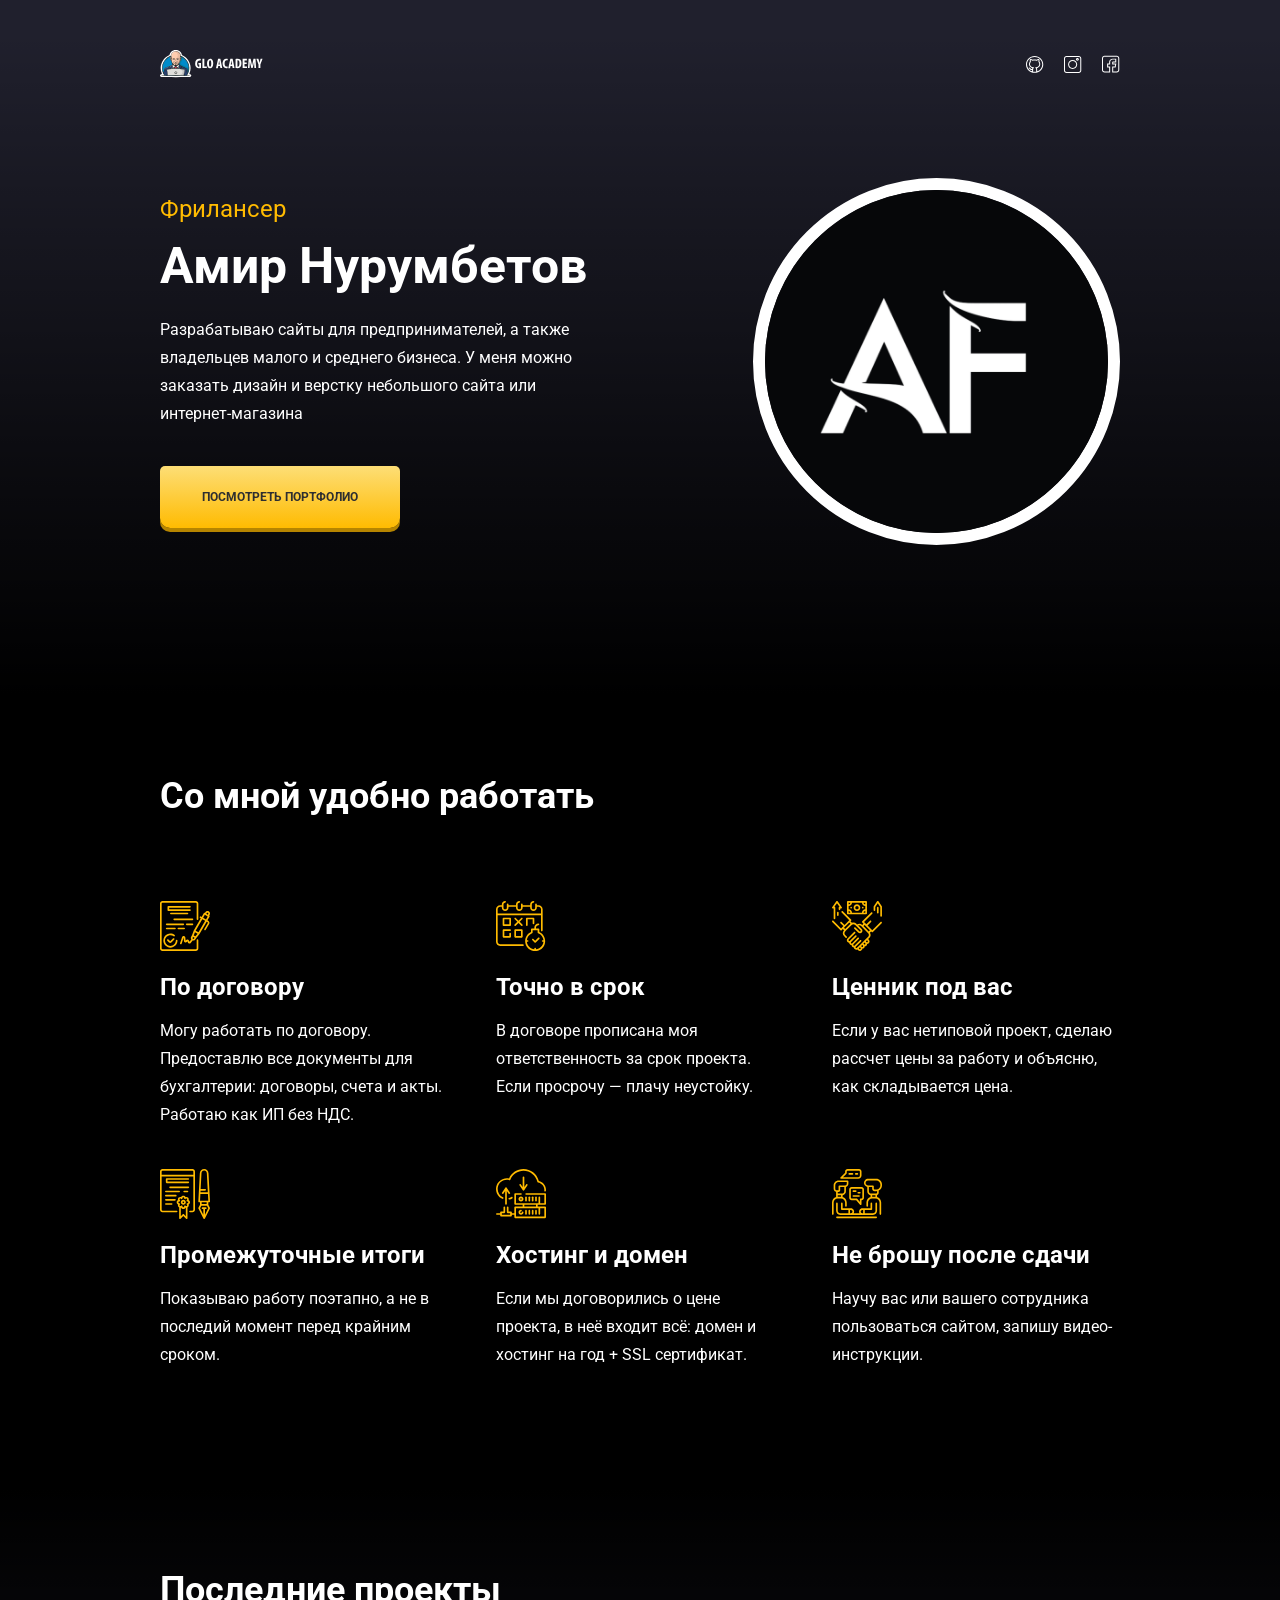
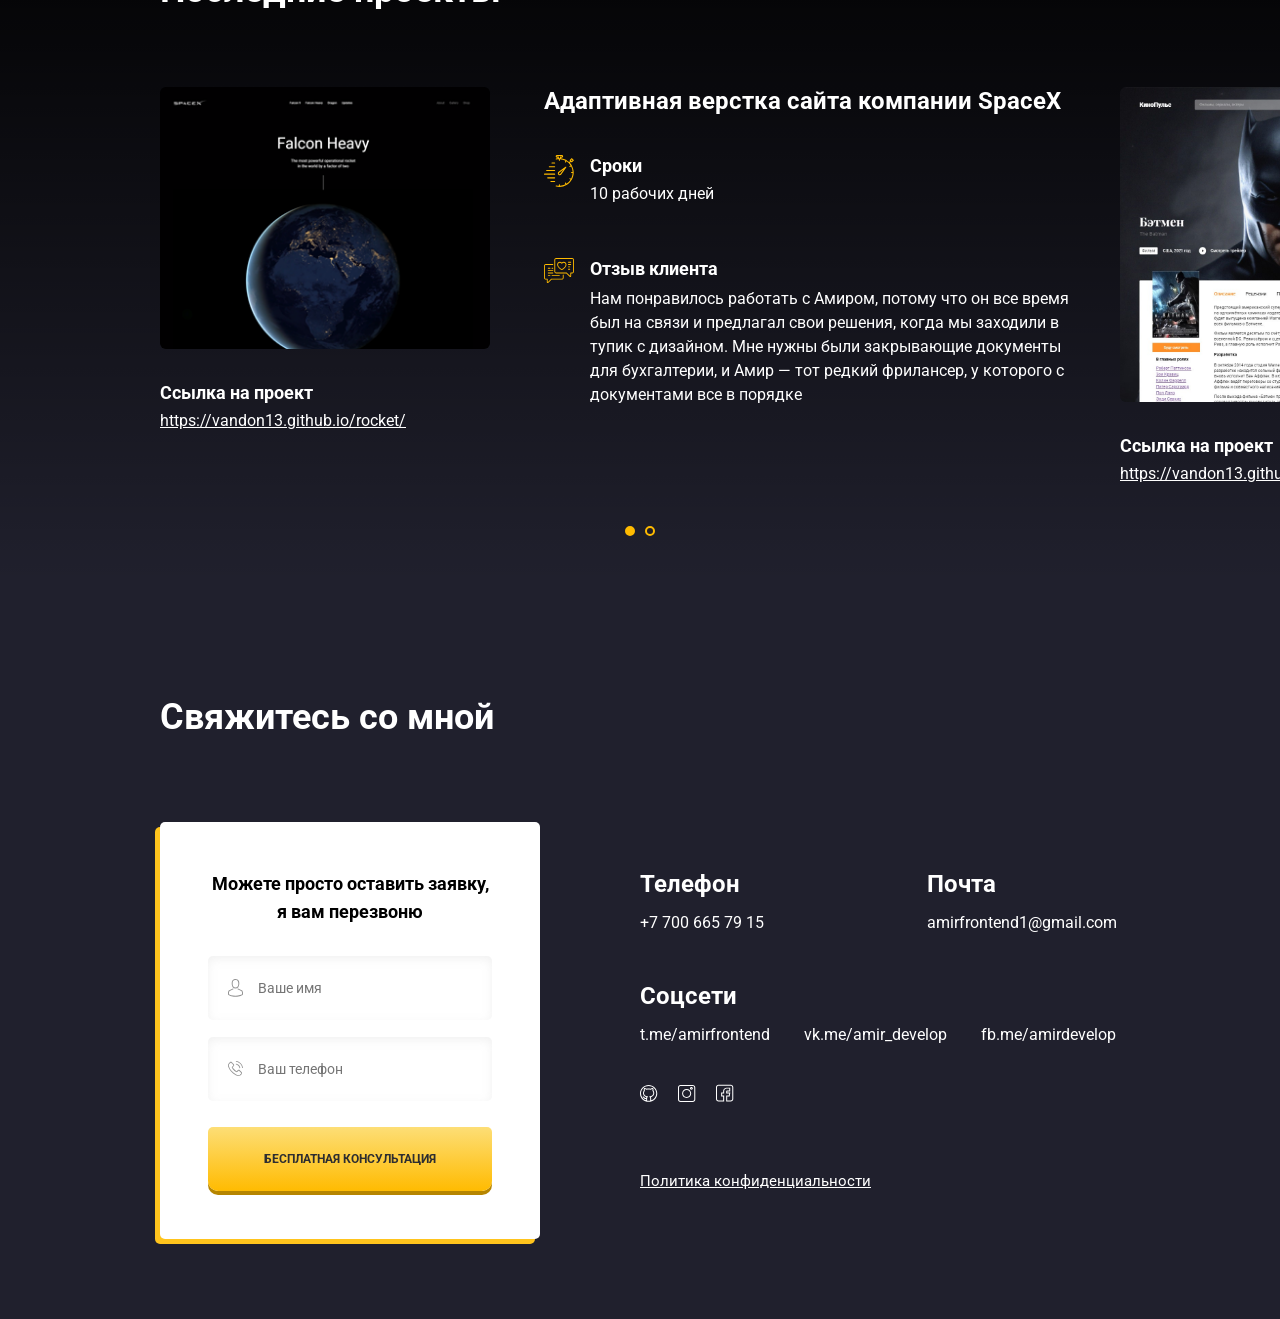
<file: dist/index.html>
<!DOCTYPE html>
<html lang="ru">
  <head>
    <meta charset="UTF-8" />
    <meta name="viewport" content="width=device-width, initial-scale=1.0" />
    <link
      href="https://fonts.googleapis.com/css2?family=Roboto:wght@400;700&display=swap"
      rel="stylesheet"
    />
    <link
      rel="stylesheet"
      href="https://unpkg.com/swiper/swiper-bundle.min.css"
    />
    <link rel="stylesheet" href="css/animate.min.css" />
    <link rel="stylesheet" href="css/normalize.css" />
    <link rel="stylesheet" href="css/style.css" />
    <link rel="shortcut icon" href="img/favicon.ico" type="image/x-icon" />
    <title>Амир Нурумбетов - фрилансер, веб-разработчик</title>
  </head>
  <body>
    <header class="hero">
      <div class="container">
        <div class="hero__brand">
          <a href="#" class="hero__logo">
            <img src="img/hero/logo.svg" alt="Glo Academy" />
          </a>
          <div class="hero__social">
            <ul class="hero__list">
              <li class="hero__item">
                <a href="https://github.com/Vandon13" class="hero__link">
                  <img src="img/hero/github.svg" alt="GitHub"
                /></a>
              </li>
              <li class="hero__item">
                <a
                  href="https://www.instagram.com/vandon_13/"
                  class="hero__link"
                >
                  <img src="img/hero/instagram.svg" alt="Instagram"
                /></a>
              </li>
              <li class="hero__item">
                <a href="https://www.facebook.com/vandon13" class="hero__link">
                  <img src="img/hero/facebook.svg" alt="Facebook"
                /></a>
              </li>
            </ul>
          </div>
          <!-- /.hero__social -->
        </div>
        <!-- /.hero__brand -->
        <div class="hero-content">
          <div class="hero__text">
            <span
              class="hero__subtitle animate__animated animate__fadeInLeftBig"
              >Фрилансер</span
            >
            <h1 class="hero__title animate__animated animate__fadeInLeftBig">
              Амир Нурумбетов
            </h1>
            <p
              class="hero__descr animate__animated animate__fadeInLeftBig animate__delay-1s"
            >
              Разрабатываю сайты для предпринимателей, а также владельцев малого
              и среднего бизнеса. У меня можно заказать дизайн и верстку
              небольшого сайта или интернет-магазина
            </p>
            <button
              class="hero__button button animate__animated animate__fadeInUp animate__delay-1s"
            >
              Посмотреть портфолио
            </button>
          </div>
          <!-- /.hero__text -->
          <div
            class="hero__avatar animate__animated animate__zoomIn animate__delay-2s"
          >
            <img src="img\hero\avatar.png" alt="Vandon" class="hero__img" />
          </div>
          <!-- /.hero__avatar -->
        </div>
        <!-- /.hero-content -->
      </div>
      <!-- /.container -->
    </header>
    <main class="main">
      <section class="features section">
        <div class="container">
          <h2 class="features__title">
            Со мной удобно работать
          </h2>
          <div class="features__wrap">
            <div class="features-item">
              <img
                src="img\features\offer.svg"
                alt="По договору"
                class="features-item__icon"
              />
              <h3 class="features-item__title">По договору</h3>
              <p class="features-item__text">
                Могу работать по договору. Предоставлю все документы для
                бухгалтерии: договоры, счета и акты. Работаю как ИП без НДС.
              </p>
            </div>
            <div class="features-item">
              <img
                src="img\features\deadline.svg"
                alt="Точно в срок"
                class="features-item__icon"
              />
              <h3 class="features-item__title">Точно в срок</h3>
              <p class="features-item__text">
                В договоре прописана моя ответственность за срок проекта. Если
                просрочу — плачу неустойку.
              </p>
            </div>
            <div class="features-item">
              <img
                src="img\features\agreement.svg"
                alt="Ценник под вас"
                class="features-item__icon"
              />
              <h3 class="features-item__title">Ценник под вас</h3>
              <p class="features-item__text">
                Если у вас нетиповой проект, сделаю рассчет цены за работу и
                объясню, как складывается цена.
              </p>
            </div>
            <div class="features-item features-item_second">
              <img
                src="img\features\steps.svg"
                alt="Промежуточные итоги"
                class="features-item__icon"
              />
              <h3 class="features-item__title">Промежуточные итоги</h3>
              <p class="features-item__text">
                Показываю работу поэтапно, а не в последий момент перед крайним
                сроком.
              </p>
            </div>
            <div class="features-item features-item_second">
              <img
                src="img\features\storage.svg"
                alt="Хранилище"
                class="features-item__icon"
              />
              <h3 class="features-item__title">Хостинг и домен</h3>
              <p class="features-item__text">
                Если мы договорились о цене проекта, в неё входит всё: домен и
                хостинг на год + SSL сертификат.
              </p>
            </div>
            <div class="features-item features-item_second">
              <img
                src="img\features\conversation.svg"
                alt="Не брошу после сдачи"
                class="features-item__icon"
              />
              <h3 class="features-item__title">Не брошу после сдачи</h3>
              <p class="features-item__text">
                Научу вас или вашего сотрудника пользоваться сайтом, запишу
                видео-инструкции.
              </p>
            </div>
          </div>
        </div>
      </section>
      <section class="projects section">
        <div class="container">
          <h2 class="projects__title">Последние проекты</h2>
          <div class="swiper-container projects-slider">
            <!-- Additional required wrapper -->
            <div class="swiper-wrapper">
              <!-- Slides -->
              <div class="swiper-slide project-slide">
                <div class="project-image">
                  <a
                    href="https://vandon13.github.io/rocket/"
                    class="project__link"
                    target="_blank"
                    ><img
                      src="img\projects\spacex.png"
                      alt="Сайт компании SpaceX"
                      class="project-slide__img"
                  /></a>
                  <div class="project-link">
                    <h4 class="project-link__title">Ссылка на проект</h4>
                    <a href="https://vandon13.github.io/rocket/" target="_blank"
                      >https://vandon13.github.io/rocket/</a
                    >
                  </div>
                </div>
                <div class="project-text">
                  <h3 class="project-text__title">
                    Адаптивная верстка сайта компании SpaceX
                  </h3>
                  <div class="project-terms">
                    <img
                      src="img/projects/icons/time.svg"
                      alt="Сроки"
                      class="project-text__icon"
                    />
                    <div class="project-terms__descr">
                      <h4 class="project-terms__title">Сроки</h4>
                      <p class="project-terms__label">10 рабочих дней</p>
                    </div>
                  </div>
                  <!-- /.projects-terms -->
                  <div class="project-feedback">
                    <img
                      src="img/projects/icons/feedback.svg"
                      alt="Отзыв"
                      class="project-text__icon"
                    />
                    <div class="project-feedback__descr">
                      <h4 class="project-feedback__title">Отзыв клиента</h4>
                      <p class="project-feedback__descr">
                        Нам понравилось работать с Амиром, потому что он все
                        время был на связи и предлагал свои решения, когда мы
                        заходили в тупик с дизайном. Мне нужны были закрывающие
                        документы для бухгалтерии, и Амир — тот редкий
                        фрилансер, у которого с документами все в порядке
                      </p>
                    </div>
                  </div>
                  <!-- /.projects-feedback -->
                </div>
                <!-- /.projects-text -->
              </div>
              <div class="swiper-slide project-slide">
                <div class="project-image">
                  <a
                    href="https://vandon13.github.io/batman/src/"
                    class="project__link"
                    target="_blank"
                    ><img
                      src="img\projects\batman.jpg"
                      alt="Промо-сайт к фильму Бэтмен"
                      class="project-slide__img"
                  /></a>
                  <div class="project-link">
                    <h4 class="project-link__title">Ссылка на проект</h4>
                    <a
                      href="https://vandon13.github.io/batman/src/"
                      target="_blank"
                      >https://vandon13.github.io/batman/src/</a
                    >
                  </div>
                </div>
                <div class="project-text">
                  <h3 class="project-text__title">
                    Адаптивная верстка промо-сайта Бэтмен
                  </h3>
                  <div class="project-terms">
                    <img
                      src="img/projects/icons/time.svg"
                      alt="Сроки"
                      class="project-text__icon"
                    />
                    <div class="project-terms__descr">
                      <h4 class="project-terms__title">Сроки</h4>
                      <p class="project-terms__label">5 рабочих дней</p>
                    </div>
                  </div>
                  <!-- /.projects-terms -->
                  <div class="project-feedback">
                    <img
                      src="img/projects/icons/feedback.svg"
                      alt="Отзыв"
                      class="project-text__icon"
                    />
                    <div class="project-feedback__descr">
                      <h4 class="project-feedback__title">Отзыв клиента</h4>
                      <p class="project-feedback__descr">
                        Мне понравилось работать с Амиром, потому что он все
                        время был на связи и предлагал свои решения, когда мы
                        заходили в тупик с дизайном. Мне нужны были закрывающие
                        документы для бухгалтерии, и Амир — тот редкий
                        фрилансер, у которого с документами все в порядке
                      </p>
                    </div>
                  </div>
                  <!-- /.projects-feedback -->
                </div>
                <!-- /.projects-text -->
              </div>
            </div>
            <div class="projects-pagination"></div>
          </div>
        </div>
      </section>
    </main>
    <footer class="footer">
      <div class="container">
        <h2 class="footer__title">
          Свяжитесь со мной
        </h2>
        <div class="footer__wrap">
          <form action="#" class="footer-form">
            <h4 class="footer-form__title">
              Можете просто оставить заявку, я вам перезвоню
            </h4>
            <input
              type="text"
              placeholder="Ваше имя"
              class="footer-form__input_name footer-form__input"
            />
            <input
              type="tel"
              placeholder="Ваш телефон"
              class="footer-form__input_tel footer-form__input"
            />
            <button class="footer-form__button button">
              Бесплатная консультация
            </button>
          </form>
          <div class="footer-social">
            <div class="footer-social__data">
              <div class="footer-social__phone">
                <h4 class="footer-social__title">Телефон</h4>
                <a href="tel:+77006657915">+7 700 665 79 15</a>
              </div>
              <!-- /.footer-social__phone -->
              <div class="footer-social__mail">
                <h4 class="footer-social__title">Почта</h4>
                <a href="mailto:amirfrontend1@gmail.com"
                  >amirfrontend1@gmail.com</a
                >
              </div>
              <!-- /.footer-social__email -->
              <div class="footer-social__media">
                <h4 class="footer-social__title">Соцсети</h4>
                <a
                  href="https://t.me/amirfrontend"
                  class="footer-social__medialink"
                  >t.me/amirfrontend</a
                >
                <a
                  href="https://vk.me/amir_develop"
                  class="footer-social__medialink"
                  >vk.me/amir_develop</a
                >
                <a
                  href="https://fb.me/amirdevelop"
                  class="footer-social__medialink"
                  >fb.me/amirdevelop</a
                >
              </div>
              <!-- /.footer-social__media -->
            </div>
            <!-- /.footer-social__data -->
            <div class="footer-social__links">
              <ul class="footer-social__list">
                <li class="footer-social__item">
                  <a
                    href="https://github.com/Vandon13"
                    class="footer-social__link"
                  >
                    <img src="img/hero/github.svg" alt="GitHub"
                  /></a>
                </li>
                <li class="footer-social__item">
                  <a
                    href="https://www.instagram.com/vandon_13/"
                    class="footer-social__link"
                  >
                    <img src="img/hero/instagram.svg" alt="Instagram"
                  /></a>
                </li>
                <li class="footer-social__item">
                  <a
                    href="https://www.facebook.com/vandon13"
                    class="footer-social__link"
                  >
                    <img src="img/hero/facebook.svg" alt="Facebook"
                  /></a>
                </li>
              </ul>
            </div>
            <a href="#" class="footer-social__policy"
              >Политика конфиденциальности</a
            >
            <!-- /.footer-social__links -->
          </div>
          <!-- /.footer__social -->
        </div>
        <!-- /.footer__wrap -->
      </div>
      <!-- /.container -->
    </footer>
    <script src="https://unpkg.com/swiper/swiper-bundle.min.js"></script>
    <script src="js\main.js"></script>
  </body>
</html>
</file>
<file: dist/css/style.css>
.container{margin:0 auto;max-width:960px;width:90%}body{font-family:'Roboto', sans-serif;background-color:#20202D;color:#fff}img{max-width:100%}.button{font-style:normal;font-weight:bold;font-size:12px;line-height:14px;text-transform:uppercase;color:#2E2E30;background:-webkit-gradient(linear, left top, left bottom, from(#FDDE76), to(#FFBB01));background:linear-gradient(180deg, #FDDE76 0%, #FFBB01 100%);-webkit-box-shadow:0px 4px 0px #B68500;box-shadow:0px 4px 0px #B68500;border-radius:5px 5px 10px 10px}.section,.footer{padding:80px 0}.hero{padding-top:50px;padding-bottom:150px;background:linear-gradient(0.01deg, #000 .01%, rgba(0,0,0,0) 95.44%)}.hero__brand{margin-bottom:100px;display:-webkit-box;display:-ms-flexbox;display:flex;-webkit-box-align:center;-ms-flex-align:center;align-items:center;-webkit-box-pack:justify;-ms-flex-pack:justify;justify-content:space-between}.hero__list{display:-webkit-box;display:-ms-flexbox;display:flex;-webkit-box-align:center;-ms-flex-align:center;align-items:center}.hero__item:not(:last-child){margin-right:20px}.hero-content{display:-webkit-box;display:-ms-flexbox;display:flex;-webkit-box-pack:justify;-ms-flex-pack:justify;justify-content:space-between;-webkit-box-align:center;-ms-flex-align:center;align-items:center}.hero__subtitle{margin-bottom:14px;display:block;font-style:normal;font-weight:normal;font-size:24px;line-height:28px;color:#FFBB01}.hero__title{margin-bottom:20px;font-size:50px;font-weight:bold;font-style:normal;line-height:59px;color:#fff}.hero__descr{margin-bottom:38px;max-width:420px;font-style:normal;font-weight:normal;font-size:16px;line-height:28px}.hero__button{padding:24px 42px}.hero__img{border:12px solid #fff;border-radius:50%;max-width:367px;height:367px}.features{background-color:#000000}.features__title{margin-bottom:84px;font-size:36px;font-weight:bold;font-style:normal;line-height:42px;color:#fff}.features__wrap{display:-webkit-box;display:-ms-flexbox;display:flex;-webkit-box-pack:justify;-ms-flex-pack:justify;justify-content:space-between;-ms-flex-wrap:wrap;flex-wrap:wrap}.features-item{margin-bottom:40px;-webkit-box-flex:0;-ms-flex:0 1 30%;flex:0 1 30%}.features-item__title{margin-bottom:16px;font-size:24px;font-weight:bold;font-style:normal;line-height:28px;color:#fff}.features-item__text{font-style:normal;font-weight:normal;font-size:16px;line-height:28px}.features-item__icon{margin-bottom:22px;max-width:50px}.footer__title{margin-bottom:84px;font-size:36px;font-weight:bold;font-style:normal;line-height:42px;color:#fff}.footer__wrap{display:-webkit-box;display:-ms-flexbox;display:flex;-webkit-box-align:center;-ms-flex-align:center;align-items:center;-webkit-box-pack:justify;-ms-flex-pack:justify;justify-content:space-between}.footer-form{padding:48px;border-radius:5px;max-width:380px;background:#FFFFFF;-webkit-box-shadow:-5px 5px 0px #FFC41D;box-shadow:-5px 5px 0px #FFC41D}.footer-form__title{margin-bottom:30px;font-style:normal;font-weight:bold;font-size:18px;line-height:28px;color:#000000;text-align:center}.footer-form__input{padding:18px 50px;width:100%;font-style:normal;font-weight:normal;font-size:14px;line-height:28px;border-radius:5px;color:#949494;background:#F8F8F8;-webkit-box-shadow:inset 0px 3px 10px rgba(199,199,199,0.25);box-shadow:inset 0px 3px 10px rgba(199,199,199,0.25)}.footer-form__input_name{margin-bottom:17px;background:url(../img/footer/user.svg) center left 20px no-repeat}.footer-form__input_tel{margin-bottom:26px;background:url(../img/footer/phone.svg) center left 20px no-repeat}.footer-form__button{padding:25px 52px;width:100%}.footer-social{-ms-flex-preferred-size:50%;flex-basis:50%}.footer-social__links{margin-bottom:70px}.footer-social__list{display:-webkit-box;display:-ms-flexbox;display:flex;-webkit-box-align:center;-ms-flex-align:center;align-items:center}.footer-social__item:not(:last-child){margin-right:20px}.footer-social__data{display:-webkit-box;display:-ms-flexbox;display:flex;-ms-flex-wrap:wrap;flex-wrap:wrap;margin-bottom:40px}.footer-social__phone,.footer-social__mail{-ms-flex-preferred-size:50%;flex-basis:50%;margin-bottom:50px}.footer-social__mail{padding-left:47px}.footer-social__media{-ms-flex-preferred-size:100%;flex-basis:100%}.footer-social__title{margin-bottom:15px;font-size:24px;font-weight:bold;font-style:normal;line-height:28px;color:#fff}.footer-social__medialink{font-style:normal;font-weight:normal;font-size:16px;line-height:19px;color:#fff}.footer-social__medialink:not(:last-child){margin-right:31px}.footer-social__phone a,.footer-social__mail a{font-style:normal;font-weight:normal;font-size:16px;line-height:19px;color:#fff}.footer-social__policy{font-style:normal;font-weight:normal;font-size:15px;line-height:18px;text-decoration:underline;color:#fff}.projects{background:-webkit-gradient(linear, left top, left bottom, from(#000), color-stop(95.44%, rgba(0,0,0,0)));background:linear-gradient(180deg, #000 0%, rgba(0,0,0,0) 95.44%)}.projects__title{margin-bottom:76px;font-size:36px;font-weight:bold;font-style:normal;line-height:42px;color:#fff}.projects-pagination{display:-webkit-box;display:-ms-flexbox;display:flex;-webkit-box-align:center;-ms-flex-align:center;align-items:center;-webkit-box-pack:center;-ms-flex-pack:center;justify-content:center;margin-top:40px}.projects-bullet{display:inline-block;border:2px solid #FFBB01;border-radius:50%;width:10px;height:10px;margin-left:5px;margin-right:5px;cursor:pointer}.projects-bullet_active{background-color:#FFBB01}.project-slide{display:-webkit-box;display:-ms-flexbox;display:flex;-webkit-box-align:start;-ms-flex-align:start;align-items:flex-start;-webkit-box-pack:justify;-ms-flex-pack:justify;justify-content:space-between}.project-slide__img{max-width:330px;margin-bottom:33px;border-radius:6px}.project-terms,.project-feedback{display:-webkit-box;display:-ms-flexbox;display:flex;-webkit-box-align:start;-ms-flex-align:start;align-items:flex-start}.project-link__title{margin-bottom:6px;font-size:18px;font-weight:bold;font-style:normal;line-height:21px;color:#fff}.project-link a{font-style:normal;font-weight:normal;font-size:16px;line-height:150%;-webkit-text-decoration-line:underline;text-decoration-line:underline;color:#fff}.project-link a:hover{text-decoration:none}.project-terms{margin-bottom:55px}.project-text{-ms-flex-preferred-size:60%;flex-basis:60%;display:-webkit-box;display:-ms-flexbox;display:flex;-ms-flex-wrap:wrap;flex-wrap:wrap}.project-text__title{margin-bottom:40px;-ms-flex-preferred-size:100%;flex-basis:100%;font-size:24px;font-weight:bold;font-style:normal;line-height:28px;color:#fff}.project-text__icon{margin-right:16px}.project-terms__title,.project-feedback__title{margin-bottom:8px;font-size:18px;font-weight:bold;font-style:normal;line-height:21px;color:#fff}.project-terms__label{font-style:normal;font-weight:normal;font-size:16px;line-height:19px}.project-feedback__descr{max-width:480px;font-style:normal;font-weight:normal;font-size:16px;line-height:150%}@media (max-width: 1100px){.hero__img{width:300px;height:300px;border-width:10px}.footer-social__mail{padding-left:0}}@media (max-width: 836px){.hero-content{-webkit-box-orient:vertical;-webkit-box-direction:normal;-ms-flex-direction:column;flex-direction:column}.hero__avatar{margin-bottom:17px;-webkit-box-ordinal-group:1;-ms-flex-order:0;order:0}.hero__text{-webkit-box-ordinal-group:2;-ms-flex-order:1;order:1;text-align:center}.features-item{-ms-flex-preferred-size:45%;flex-basis:45%}.project-slide{-webkit-box-orient:vertical;-webkit-box-direction:normal;-ms-flex-direction:column;flex-direction:column}.project-link{display:none}.project-text{-webkit-box-orient:vertical;-webkit-box-direction:normal;-ms-flex-direction:column;flex-direction:column}.project-feedback__descr{max-width:100%}.footer__wrap{-webkit-box-orient:vertical;-webkit-box-direction:normal;-ms-flex-direction:column;flex-direction:column;-webkit-box-align:start;-ms-flex-align:start;align-items:flex-start}.footer__title{margin-bottom:48px}.footer-form{margin-bottom:58px}}@media (max-width: 567px){.hero{padding-top:40px;padding-bottom:62px}.hero__brand{margin-bottom:40px}.hero__item:not(:last-child){margin-right:10px}.hero__subtitle{font-size:16px;line-height:27px}.hero__title{font-size:24px;line-height:28px}.hero__img{width:113px;height:113px;border-width:4px}.hero__descr{font-size:14px;line-height:140%;max-width:230px}.section,.footer{padding:50px 0}.features__title{font-size:19px;line-height:22px;margin-bottom:60px}.features-item{margin-bottom:30px;-ms-flex-preferred-size:100%;flex-basis:100%}.features-item__title{font-size:18px;line-height:28px}.features-item__text{max-width:250px;font-size:16px;line-height:28px}.project-slide__img{max-width:280px}.project-text__title{margin-bottom:40px;font-size:18px;line-height:150%}.project-terms,.project-feedback{-ms-flex-preferred-size:100%;flex-basis:100%;margin-bottom:33px}.project-terms__title,.project-feedback__title{font-size:18px;line-height:21px}.project-feedback__descr,.project-terms__label{font-size:14px;line-height:150%}.projects{padding-top:0;padding-bottom:35px}.projects-pagination{margin-top:0}.footer{padding-top:35px}.footer__title{font-size:19px;line-height:22px;text-align:center}.footer-form{padding:40px 19px}.footer-form__title{margin-bottom:26px;font-size:16px;line-height:140%}.footer-form__button{padding:16px 30px;font-size:12px;line-height:28px}.footer-social__mail,.footer-social__phone,.footer-social__media{margin-bottom:35px;-ms-flex-preferred-size:100%;flex-basis:100%}.footer-social__mail a,.footer-social__phone a,.footer-social__media a{font-size:14px;line-height:16px}.footer-social__medialink{margin-right:0;margin-bottom:13px;display:block}.footer-social__medialink:last-child{margin-bottom:0}.footer-social__mail{padding-left:0}.footer-social__title{margin-bottom:12px;font-size:18px;line-height:21px}.footer-social__media{margin-bottom:0}.footer-social__links{margin-bottom:26px}}
/*# sourceMappingURL=style.css.map */
</file>
